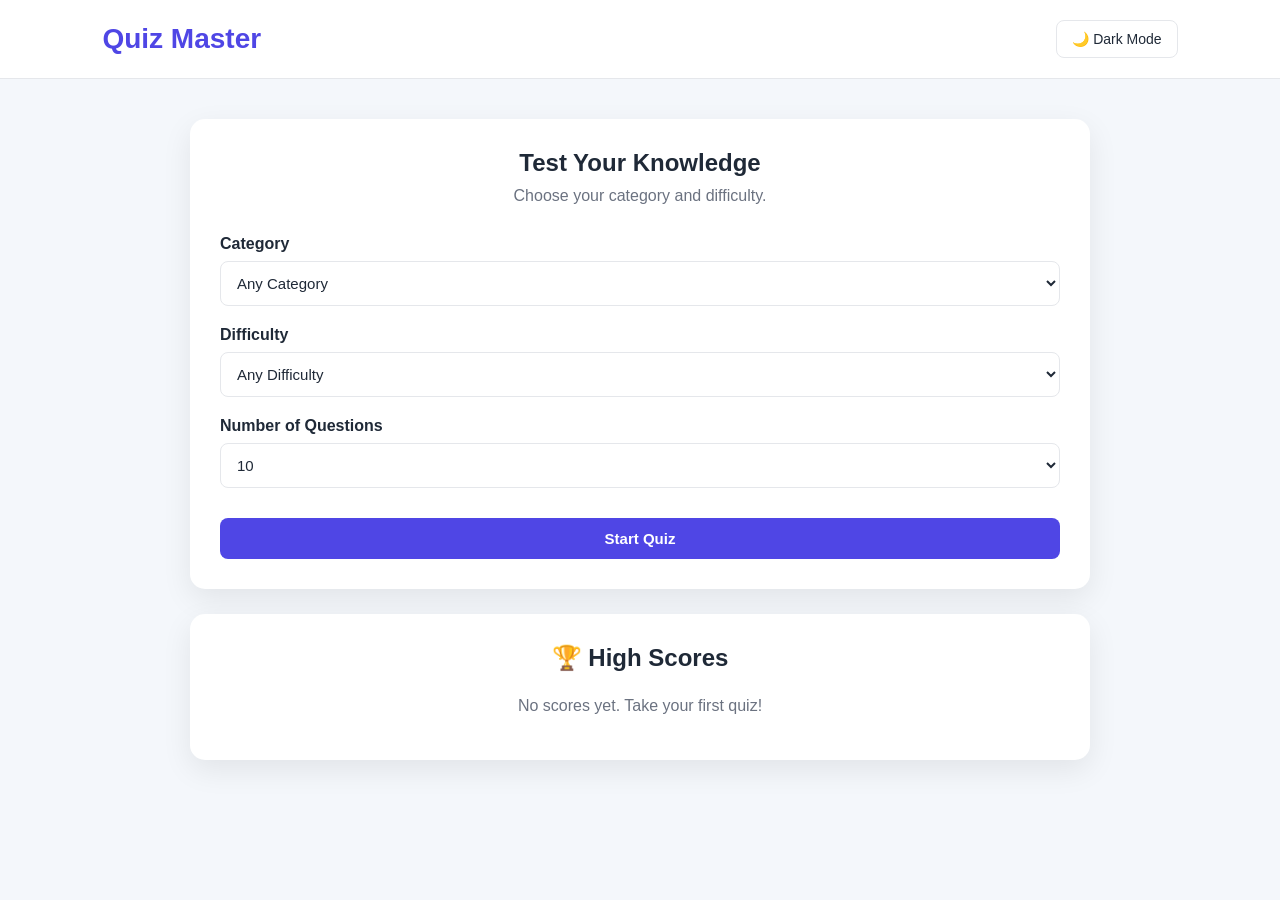
<file: Quiz App/index.html>
<!DOCTYPE html>
<html lang="en">
<head>
    <meta charset="UTF-8">
    <meta name="viewport" content="width=device-width, initial-scale=1.0">
    <title>Quiz Master</title>
    <link rel="stylesheet" href="style.css">
</head>
<body>
     <!-- =========================
         HEADER
    ========================== -->

    <header class="header">

        <h1>Quiz Master</h1>

        <button id="themeBtn" class="theme-btn">
            🌙 Dark Mode
        </button>
        <!--Learnt a new way to use symbols lie this by using windows+. -->
    </header>
    <!-- =========================
         START SCREEN
    ========================== -->

    <main>

        <section id="startScreen" class="screen">

            <div class="card">

                <h2>Test Your Knowledge</h2>

                <p class="subtitle">
                    Choose your category and difficulty.
                </p>


                <!-- Category -->

                <div class="form-group">

                    <label for="category">
                        Category
                    </label>

                    <select id="category">
                        <!--These numbers are not random. They are category IDs used by the Open Trivia Database (OpenTDB) API. Your HTML is using those IDs so JavaScript can tell the API which category of questions you want.-->
                        <option value="0">
                            Any Category
                        </option>

                        <option value="9">
                            General Knowledge
                        </option>

                        <option value="10">
                            Books
                        </option>

                        <option value="11">
                            Film
                        </option>

                        <option value="12">
                            Music
                        </option>

                        <option value="15">
                            Video Games
                        </option>

                        <option value="17">
                            Science & Nature
                        </option>

                        <option value="18">
                            Computers
                        </option>

                        <option value="19">
                            Mathematics
                        </option>

                        <option value="21">
                            Sports
                        </option>

                        <option value="22">
                            Geography
                        </option>

                        <option value="23">
                            History
                        </option>

                    </select>

                </div>


                <!-- Difficulty -->

                <div class="form-group">

                    <label for="difficulty">
                        Difficulty
                    </label>

                    <select id="difficulty">

                        <option value="any">
                            Any Difficulty
                        </option>

                        <option value="easy">
                            Easy
                        </option>

                        <option value="medium">
                            Medium
                        </option>

                        <option value="hard">
                            Hard
                        </option>

                    </select>

                </div>


                <!-- Number of questions -->

                <div class="form-group">

                    <label for="questionCount">
                        Number of Questions
                    </label>

                    <select id="questionCount">

                        <option value="5">5</option>

                        <option value="10" selected>
                            10
                        </option>

                        <option value="15">15</option>

                        <option value="20">20</option>

                    </select>

                </div>


                <button
                    id="startBtn"
                    class="primary-btn"
                >
                    Start Quiz
                </button>

            </div>


            <!-- Leaderboard -->

            <div class="card leaderboard-card">

                <h2>🏆 High Scores</h2>

                <div id="leaderboard">
                    <!-- Generated using JavaScript -->
                </div>

            </div>

        </section>

        <!--Ooof nice i have learnt quite a few things like why we set value in a way to link the API-->
        <!-- =========================
             QUIZ SCREEN
        ========================== -->

        <section
            id="quizScreen"
            class="screen hidden"
        >

            <div class="quiz-container">


                <!-- Top information -->

                <div class="quiz-top">

                    <span id="questionNumber">
                        Question 1 / 10
                    </span>

                    <div class="timer">
                        ⏱️
                        <span id="timer">
                            30
                        </span>
                    </div>

                </div>


                <!-- Progress bar -->

                <div class="progress-container">

                    <div
                        id="progressBar"
                        class="progress-bar"
                    ></div>

                </div>


                <!-- Question -->

                <div class="question-card">

                    <div class="question-header">

                        <span
                            id="difficultyBadge"
                            class="difficulty-badge"
                        >
                            Easy
                        </span>

                        <button
                            id="reviewBtn"
                            class="review-btn"
                        >
                            ☆ Mark for Review
                        </button>

                    </div>


                    <h2 id="question">
                        Loading question...
                    </h2>


                    <!-- Options -->

                    <div
                        id="options"
                        class="options"
                    >
                        <!-- Options generated by JS -->
                    </div>

                </div>


                <!-- Navigation -->

                <div class="navigation">

                    <button
                        id="previousBtn"
                        class="secondary-btn"
                    >
                        ← Previous
                    </button>

                    <span id="reviewStatus">
                        <!-- Review status -->
                    </span>

                    <button
                        id="nextBtn"
                        class="primary-btn"
                    >
                        Next →
                    </button>

                </div>

            </div>

        </section>



        <!-- =========================
             RESULT SCREEN
        ========================== -->

        <section
            id="resultScreen"
            class="screen hidden"
        >

            <div class="card result-card">

                <div class="result-icon">
                    🏆
                </div>

                <h2>Quiz Completed!</h2>

                <p class="score-label">
                    Your Score
                </p>

                <div
                    id="finalScore"
                    class="final-score"
                >
                    0 / 10
                </div>

                <p id="resultMessage">
                    Great job!
                </p>


                <!-- Statistics -->

                <div class="statistics">

                    <div class="stat">

                        <span
                            id="correctCount"
                            class="stat-number"
                        >
                            0
                        </span>

                        <span>
                            Correct
                        </span>

                    </div>


                    <div class="stat">

                        <span
                            id="wrongCount"
                            class="stat-number"
                        >
                            0
                        </span>

                        <span>
                            Wrong
                        </span>

                    </div>


                    <div class="stat">

                        <span
                            id="percentage"
                            class="stat-number"
                        >
                            0%
                        </span>

                        <span>
                            Percentage
                        </span>

                    </div>

                </div>


                <div class="result-buttons">

                    <button
                        id="restartBtn"
                        class="primary-btn"
                    >
                        🔄 Restart Quiz
                    </button>

                    <button
                        id="homeBtn"
                        class="secondary-btn"
                    >
                        🏠 Home
                    </button>

                </div>

            </div>


            <!-- Result leaderboard -->

            <div class="card leaderboard-card">

                <h2>🏆 Leaderboard</h2>

                <div id="resultLeaderboard">
                </div>

            </div>

        </section>


        <!-- =========================
             LOADING
        ========================== -->

        <div
            id="loading"
            class="loading hidden"
        >

            <div class="spinner"></div>

            <p>
                Fetching questions...
            </p>

        </div>


        <!-- =========================
             ERROR MESSAGE
        ========================== -->

        <div
            id="errorMessage"
            class="error-message hidden"
        >
            <p id="errorText">
                Something went wrong.
            </p>

            <button
                id="errorHomeBtn"
                class="secondary-btn"
            >
                Go Home
            </button>

        </div>

    </main>
    
    <script src="script.js"></script>
</body>
</html>
</file>
<file: Quiz App/style.css>
/* =========================
   GLOBAL STYLES
========================= */

* {
    margin: 0;
    padding: 0;
    box-sizing: border-box;
    /*Whenever I give an element a width, keep the entire element within that width, including its padding and border."*/
}

:root {/* refers the top level element*/

    --bg-color: #f4f7fb;/* this is how u declare variables so when u have to set backgorund color to smtg then u have to just chang ehere and it will change in all other places u dont have to change it everywhere*/

    --card-color: #ffffff;

    --text-color: #1f2937;

    --secondary-text: #6b7280;

    --primary-color: #4f46e5;

    --primary-hover: #4338ca;

    --border-color: #e5e7eb;

    --correct-color: #16a34a;

    --wrong-color: #dc2626;

    --review-color: #f59e0b;

    --shadow:
        0 10px 30px rgba(0, 0, 0, 0.08);
}


body.dark {/*this how we add the ddark mode feature in website!!*/

    --bg-color: #111827;

    --card-color: #1f2937;

    --text-color: #f9fafb;

    --secondary-text: #9ca3af;

    --border-color: #374151;

    --shadow:
        0 10px 30px rgba(0, 0, 0, 0.3);
}


body {

    font-family:
        Arial,
        Helvetica,
        sans-serif;

    background-color: var(--bg-color);

    color: var(--text-color);

    min-height: 100vh;

    transition:
        background-color 0.3s,
        color 0.3s;/*This is used for the smooth transition between light and dark mode*/
}


/* =========================
   HEADER
========================= */

.header {
    width: 100%;
    padding: 20px 8%;
    display: flex;
    justify-content: space-between;
    align-items: center;
    border-bottom:
        1px solid var(--border-color);
    background-color: var(--card-color);
}


.header h1 {

    font-size: 28px;

    color: var(--primary-color);
}


.theme-btn {

    padding: 10px 15px;

    border: 1px solid var(--border-color);

    border-radius: 8px;

    background: var(--card-color);

    color: var(--text-color);

    cursor: pointer;

    font-size: 14px;
}


.theme-btn:hover {

    background: var(--bg-color);
    /*
    :hover is a CSS pseudo-class. It applies styles when the user moves their mouse over the element.
    */
}


/* =========================
   SCREEN
========================= */

.screen {

    width: 90%;

    max-width: 900px;

    margin: 40px auto;/*top and left 40pc and left and rght automatic*/

}


.hidden {

    display: none !important;
    /* display: none; — Removes the element from the page's layout. It won't be visible, and it won't occupy any space.
    !important — Gives this CSS declaration priority over normal CSS declarations that might otherwise override it.*/
}


/* =========================
   CARD
========================= */

.card {

    background-color: var(--card-color);

    padding: 30px;

    border-radius: 15px;

    box-shadow: var(--shadow);

    margin-bottom: 25px;
}


.card h2 {

    margin-bottom: 10px;

    text-align: center;
}


.subtitle {

    text-align: center;

    color: var(--secondary-text);

    margin-bottom: 30px;
}


/* =========================
   FORM
========================= */

.form-group {

    margin-bottom: 20px;
}


.form-group label {

    display: block;

    margin-bottom: 8px;

    font-weight: bold;
}


.form-group select {

    width: 100%;

    padding: 12px;

    border-radius: 8px;

    border:
        1px solid var(--border-color);

    background-color: var(--card-color);

    color: var(--text-color);

    font-size: 15px;

    outline: none;
}


.form-group select:focus {

    border-color: var(--primary-color);
}


/* =========================
   BUTTONS
========================= */

.primary-btn,
.secondary-btn {

    border: none;

    border-radius: 8px;

    padding: 12px 20px;

    cursor: pointer;

    font-size: 15px;

    font-weight: bold;

    transition: 0.2s;/*We have primary button hover right below so when we hover the transtion property makes the transition feel smooth
*/
}


.primary-btn {

    background-color: var(--primary-color);

    color: white;
}


.primary-btn:hover {

    background-color: var(--primary-hover);
}


.secondary-btn {

    background-color: var(--bg-color);

    color: var(--text-color);

    border:
        1px solid var(--border-color);
}


.secondary-btn:hover {

    opacity: 0.8;
}


#startBtn {

    width: 100%;

    margin-top: 10px;
}


/* =========================
   LEADERBOARD
========================= */

.leaderboard-card {

    margin-top: 25px;
}


.leaderboard-item {

    display: flex;

    justify-content: space-between;

    align-items: center;

    padding: 12px;

    border-bottom:
        1px solid var(--border-color);
}


.leaderboard-item:last-child {

    border-bottom: none;
}


.rank {

    font-weight: bold;

    width: 40px;
}


.score {

    font-weight: bold;

    color: var(--primary-color);
}


.no-score {

    text-align: center;

    color: var(--secondary-text);

    padding: 15px;
}


/* =========================
   QUIZ CONTAINER
========================= */

.quiz-container {

    width: 100%;
}


.quiz-top {

    display: flex;

    justify-content: space-between;

    align-items: center;

    margin-bottom: 15px;

    font-weight: bold;
}


.timer {

    padding: 8px 14px;

    border-radius: 8px;

    background-color: var(--card-color);

    border:
        1px solid var(--border-color);
}


/* =========================
   PROGRESS BAR
========================= */

.progress-container {

    width: 100%;

    height: 8px;

    background-color:
        var(--border-color);

    border-radius: 10px;

    overflow: hidden;/*The overflow: hidden; property hides any content that extends outside the boundaries of an element.*/

    margin-bottom: 20px;
}


.progress-bar {

    height: 100%;

    width: 0%;

    background-color: var(--primary-color);

    transition: width 0.3s;
}


/* =========================
   QUESTION CARD
========================= */

.question-card {

    background-color: var(--card-color);

    padding: 30px;

    border-radius: 15px;

    box-shadow: var(--shadow);
}


.question-header {

    display: flex;

    justify-content: space-between;

    align-items: center;

    margin-bottom: 25px;
}


.difficulty-badge {

    padding: 6px 12px;

    border-radius: 20px;

    background-color: var(--primary-color);

    color: white;

    font-size: 13px;

    text-transform: capitalize;/*It makes the first letter of each word uppercase.*/
}


.review-btn {

    border: none;

    background: none;

    color: var(--secondary-text);

    cursor: pointer;

    font-size: 14px;
}


.review-btn.marked {

    color: var(--review-color);

    font-weight: bold;
}


#question {

    font-size: 23px;

    line-height: 1.5;

    margin-bottom: 25px;
}


/* =========================
   OPTIONS
========================= */

.options {

    display: flex;

    flex-direction: column;

    gap: 12px;
}


.option {

    padding: 15px;

    border:
        2px solid var(--border-color);

    border-radius: 10px;

    cursor: pointer;

    background-color: var(--card-color);

    color: var(--text-color);

    transition: 0.2s;
}


.option:hover {

    border-color:
        var(--primary-color);
}


.option.selected {

    border-color:
        var(--primary-color);

    background-color:
        rgba(79, 70, 229, 0.1);
}


.option.correct {

    border-color:
        var(--correct-color);

    background-color:
        rgba(22, 163, 74, 0.12);
}


.option.wrong {

    border-color:
        var(--wrong-color);

    background-color:
        rgba(220, 38, 38, 0.12);
}


/* =========================
   NAVIGATION
========================= */

.navigation {

    display: flex;

    justify-content: space-between;

    align-items: center;

    margin-top: 20px;
}


#reviewStatus {

    color: var(--review-color);

    font-size: 14px;

    font-weight: bold;
}


/* =========================
   RESULT
========================= */

.result-card {

    text-align: center;
}


.result-icon {

    font-size: 60px;

    margin-bottom: 10px;
}


.score-label {

    color: var(--secondary-text);

    margin-top: 20px;
}


.final-score {

    font-size: 50px;

    font-weight: bold;

    color: var(--primary-color);

    margin: 10px 0;
}


#resultMessage {

    color: var(--secondary-text);

    margin-bottom: 25px;
}


/* =========================
   STATISTICS
========================= */

.statistics {

    display: grid;

    grid-template-columns:
        repeat(3, 1fr);

    gap: 15px;

    margin: 25px 0;
}


.stat {

    padding: 20px;

    border:
        1px solid var(--border-color);

    border-radius: 10px;

    display: flex;

    flex-direction: column;

    gap: 8px;
}


.stat-number {

    font-size: 25px;

    font-weight: bold;

    color: var(--primary-color);
}


/* =========================
   RESULT BUTTONS
========================= */

.result-buttons {

    display: flex;

    justify-content: center;

    gap: 15px;
}


/* =========================
   LOADING
========================= */

.loading {

    position: fixed;

    inset: 0;

    background:
        rgba(0, 0, 0, 0.5);

    display: flex;

    flex-direction: column;

    justify-content: center;

    align-items: center;

    color: white;

    z-index: 100;/*This is usd to decide which element appears in front of which element and the higher the z index iot will be more in front of the others*/
}


.spinner {

    width: 50px;

    height: 50px;

    border:
        5px solid #ffffff;

    border-top:
        5px solid var(--primary-color);

    border-radius: 50%;

    animation:
        spin 1s linear infinite;

    margin-bottom: 15px;
}


@keyframes spin {

    to {

        transform: rotate(360deg);/*this defines the final state of animation*/
    }
}


/* =========================
   ERROR
========================= */

.error-message {

    position: fixed;/*this means that the element will stay fixed even when u scroll*/

    inset: 0;/*mean top=0 righ=0 ;left=0 bottom=0*/

    background-color:
        var(--bg-color);

    display: flex;

    flex-direction: column;

    justify-content: center;

    align-items: center;

    gap: 20px;

    z-index: 200;
}


#errorText {

    color: var(--wrong-color);

    font-size: 18px;
}


/* =========================
   RESPONSIVE
========================= */
/*
This is a media query. Its purpose is to make your website look better on small screens such as phones.
Apply all the CSS inside this block only when the screen width is 600px or less
*/

@media (max-width: 600px) {

    .header {

        padding: 15px 5%;
    }


    .header h1 {

        font-size: 22px;
    }


    .screen {

        width: 94%;

        margin: 25px auto;
    }


    .card {

        padding: 20px;
    }


    #question {

        font-size: 19px;
    }


    .question-header {

        flex-direction: column;

        align-items: flex-start;

        gap: 15px;
    }


    .navigation {

        gap: 10px;
    }


    .navigation button {

        padding: 10px 12px;
    }


    .statistics {

        grid-template-columns: 1fr; /*before we had 3 columns wit 31fr each now only 1 column*/
    }


    .result-buttons {

        flex-direction: column;
    }

}
</file>
